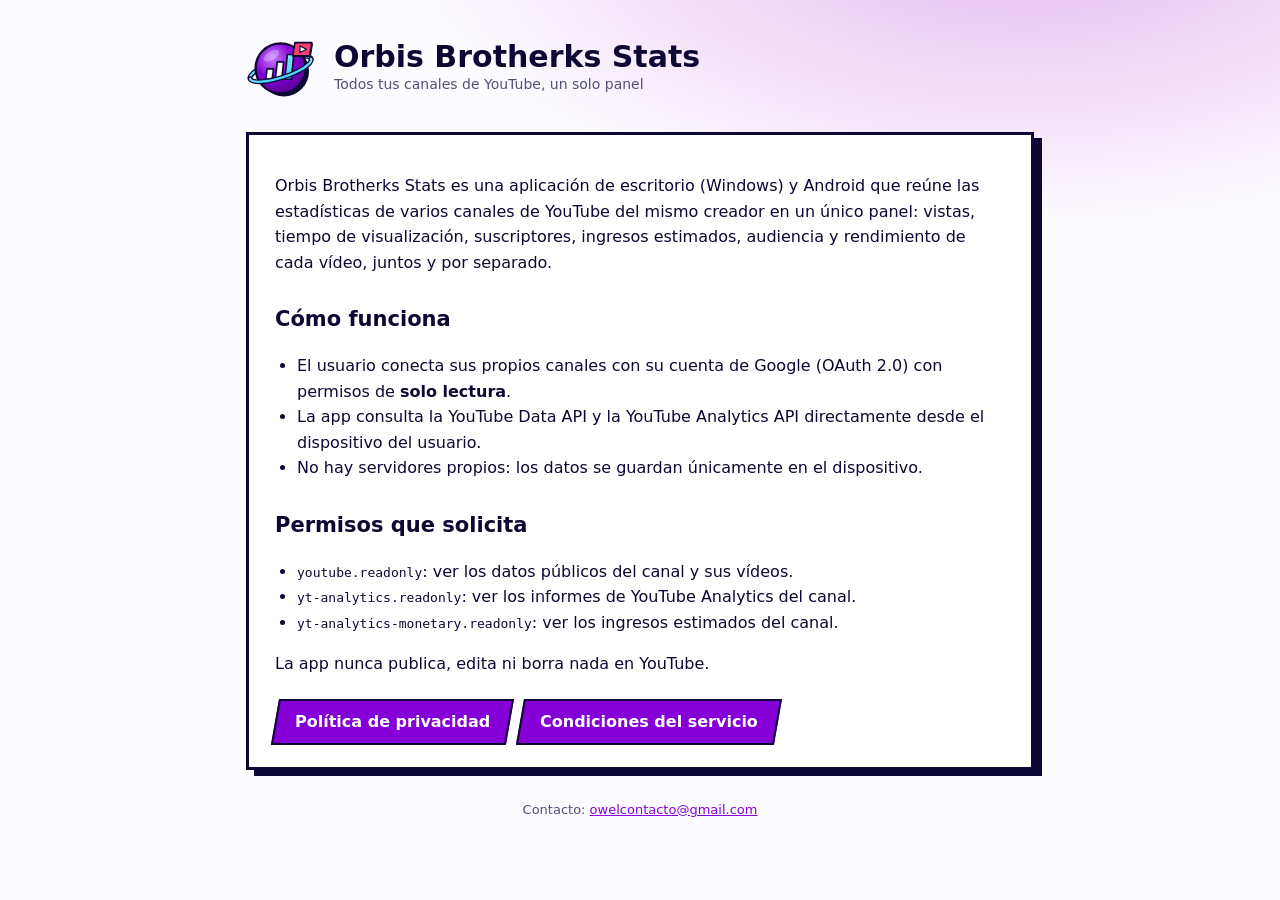
<file: index.html>
<!doctype html>
<html lang="es">
<head>
  <meta charset="utf-8">
  <meta name="viewport" content="width=device-width, initial-scale=1">
  <title>Orbis Brotherks Stats</title>
  <meta name="description" content="Estadísticas de todos tus canales de YouTube en un solo panel.">
  <link rel="icon" href="logo.svg">
  <link rel="stylesheet" href="style.css">
</head>
<body>
<main>
  <header>
    <img src="logo.svg" alt="Logo de Orbis Brotherks Stats">
    <div><h1>Orbis Brotherks Stats</h1><div class="muted">Todos tus canales de YouTube, un solo panel</div></div>
  </header>
  <div class="card">
    <p>Orbis Brotherks Stats es una aplicación de escritorio (Windows) y Android que reúne las estadísticas de varios canales de YouTube del mismo creador en un único panel: vistas, tiempo de visualización, suscriptores, ingresos estimados, audiencia y rendimiento de cada vídeo, juntos y por separado.</p>
    <h2>Cómo funciona</h2>
    <ul>
      <li>El usuario conecta sus propios canales con su cuenta de Google (OAuth 2.0) con permisos de <b>solo lectura</b>.</li>
      <li>La app consulta la YouTube Data API y la YouTube Analytics API directamente desde el dispositivo del usuario.</li>
      <li>No hay servidores propios: los datos se guardan únicamente en el dispositivo.</li>
    </ul>
    <h2>Permisos que solicita</h2>
    <ul>
      <li><code>youtube.readonly</code>: ver los datos públicos del canal y sus vídeos.</li>
      <li><code>yt-analytics.readonly</code>: ver los informes de YouTube Analytics del canal.</li>
      <li><code>yt-analytics-monetary.readonly</code>: ver los ingresos estimados del canal.</li>
    </ul>
    <p>La app nunca publica, edita ni borra nada en YouTube.</p>
    <nav>
      <a href="privacy.html"><span>Política de privacidad</span></a>
      <a href="terms.html"><span>Condiciones del servicio</span></a>
    </nav>
  </div>
  <footer>Contacto: <a href="mailto:owelcontacto@gmail.com">owelcontacto@gmail.com</a></footer>
</main>
</body>
</html>
</file>
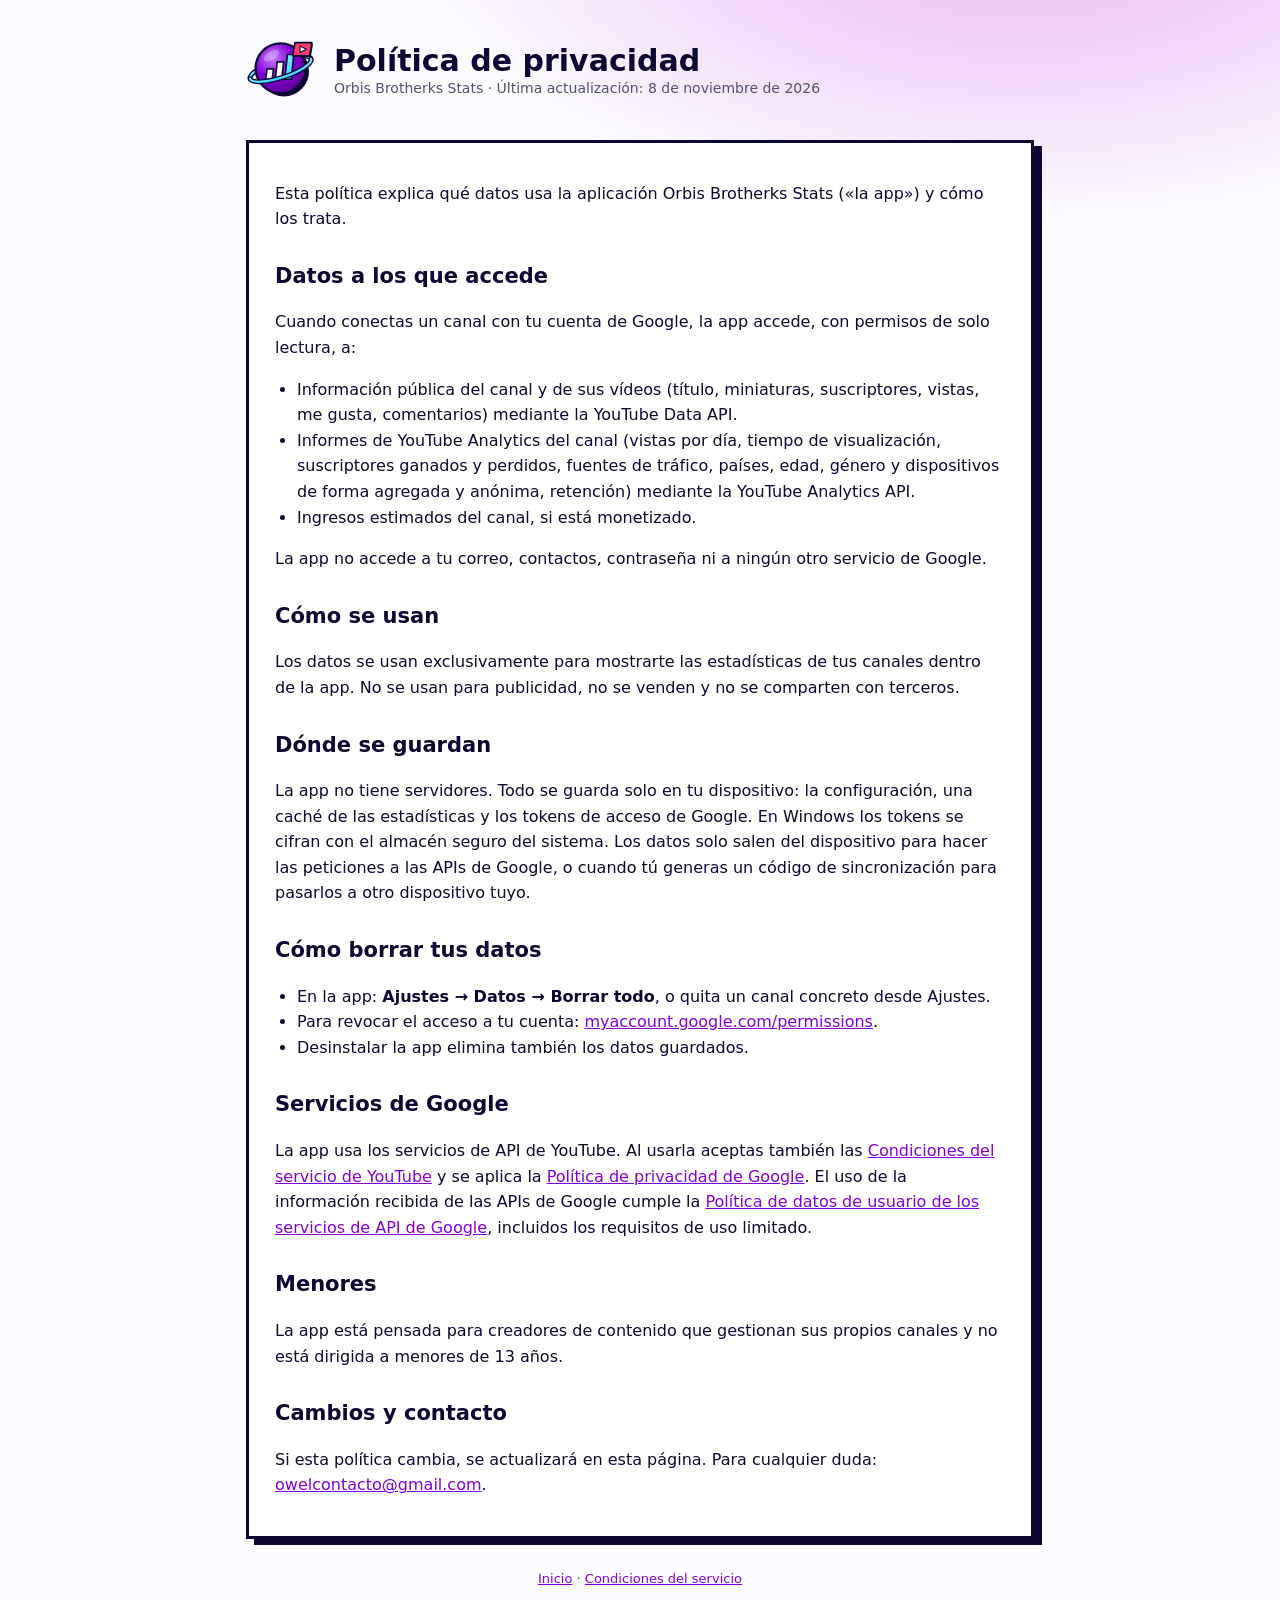
<file: privacy.html>
<!doctype html>
<html lang="es">
<head>
  <meta charset="utf-8">
  <meta name="viewport" content="width=device-width, initial-scale=1">
  <title>Política de privacidad · Orbis Brotherks Stats</title>
  <link rel="icon" href="logo.svg">
  <link rel="stylesheet" href="style.css">
</head>
<body>
<main>
  <header>
    <a href="./"><img src="logo.svg" alt="Orbis Brotherks Stats"></a>
    <div><h1>Política de privacidad</h1><div class="muted">Orbis Brotherks Stats · Última actualización: 8 de noviembre de 2026</div></div>
  </header>
  <div class="card">
    <p>Esta política explica qué datos usa la aplicación Orbis Brotherks Stats («la app») y cómo los trata.</p>

    <h2>Datos a los que accede</h2>
    <p>Cuando conectas un canal con tu cuenta de Google, la app accede, con permisos de solo lectura, a:</p>
    <ul>
      <li>Información pública del canal y de sus vídeos (título, miniaturas, suscriptores, vistas, me gusta, comentarios) mediante la YouTube Data API.</li>
      <li>Informes de YouTube Analytics del canal (vistas por día, tiempo de visualización, suscriptores ganados y perdidos, fuentes de tráfico, países, edad, género y dispositivos de forma agregada y anónima, retención) mediante la YouTube Analytics API.</li>
      <li>Ingresos estimados del canal, si está monetizado.</li>
    </ul>
    <p>La app no accede a tu correo, contactos, contraseña ni a ningún otro servicio de Google.</p>

    <h2>Cómo se usan</h2>
    <p>Los datos se usan exclusivamente para mostrarte las estadísticas de tus canales dentro de la app. No se usan para publicidad, no se venden y no se comparten con terceros.</p>

    <h2>Dónde se guardan</h2>
    <p>La app no tiene servidores. Todo se guarda solo en tu dispositivo: la configuración, una caché de las estadísticas y los tokens de acceso de Google. En Windows los tokens se cifran con el almacén seguro del sistema. Los datos solo salen del dispositivo para hacer las peticiones a las APIs de Google, o cuando tú generas un código de sincronización para pasarlos a otro dispositivo tuyo.</p>

    <h2>Cómo borrar tus datos</h2>
    <ul>
      <li>En la app: <b>Ajustes → Datos → Borrar todo</b>, o quita un canal concreto desde Ajustes.</li>
      <li>Para revocar el acceso a tu cuenta: <a href="https://myaccount.google.com/permissions">myaccount.google.com/permissions</a>.</li>
      <li>Desinstalar la app elimina también los datos guardados.</li>
    </ul>

    <h2>Servicios de Google</h2>
    <p>La app usa los servicios de API de YouTube. Al usarla aceptas también las <a href="https://www.youtube.com/t/terms">Condiciones del servicio de YouTube</a> y se aplica la <a href="https://policies.google.com/privacy">Política de privacidad de Google</a>. El uso de la información recibida de las APIs de Google cumple la <a href="https://developers.google.com/terms/api-services-user-data-policy">Política de datos de usuario de los servicios de API de Google</a>, incluidos los requisitos de uso limitado.</p>

    <h2>Menores</h2>
    <p>La app está pensada para creadores de contenido que gestionan sus propios canales y no está dirigida a menores de 13 años.</p>

    <h2>Cambios y contacto</h2>
    <p>Si esta política cambia, se actualizará en esta página. Para cualquier duda: <a href="mailto:owelcontacto@gmail.com">owelcontacto@gmail.com</a>.</p>
  </div>
  <footer><a href="./">Inicio</a> · <a href="terms.html">Condiciones del servicio</a></footer>
</main>
</body>
</html>
</file>
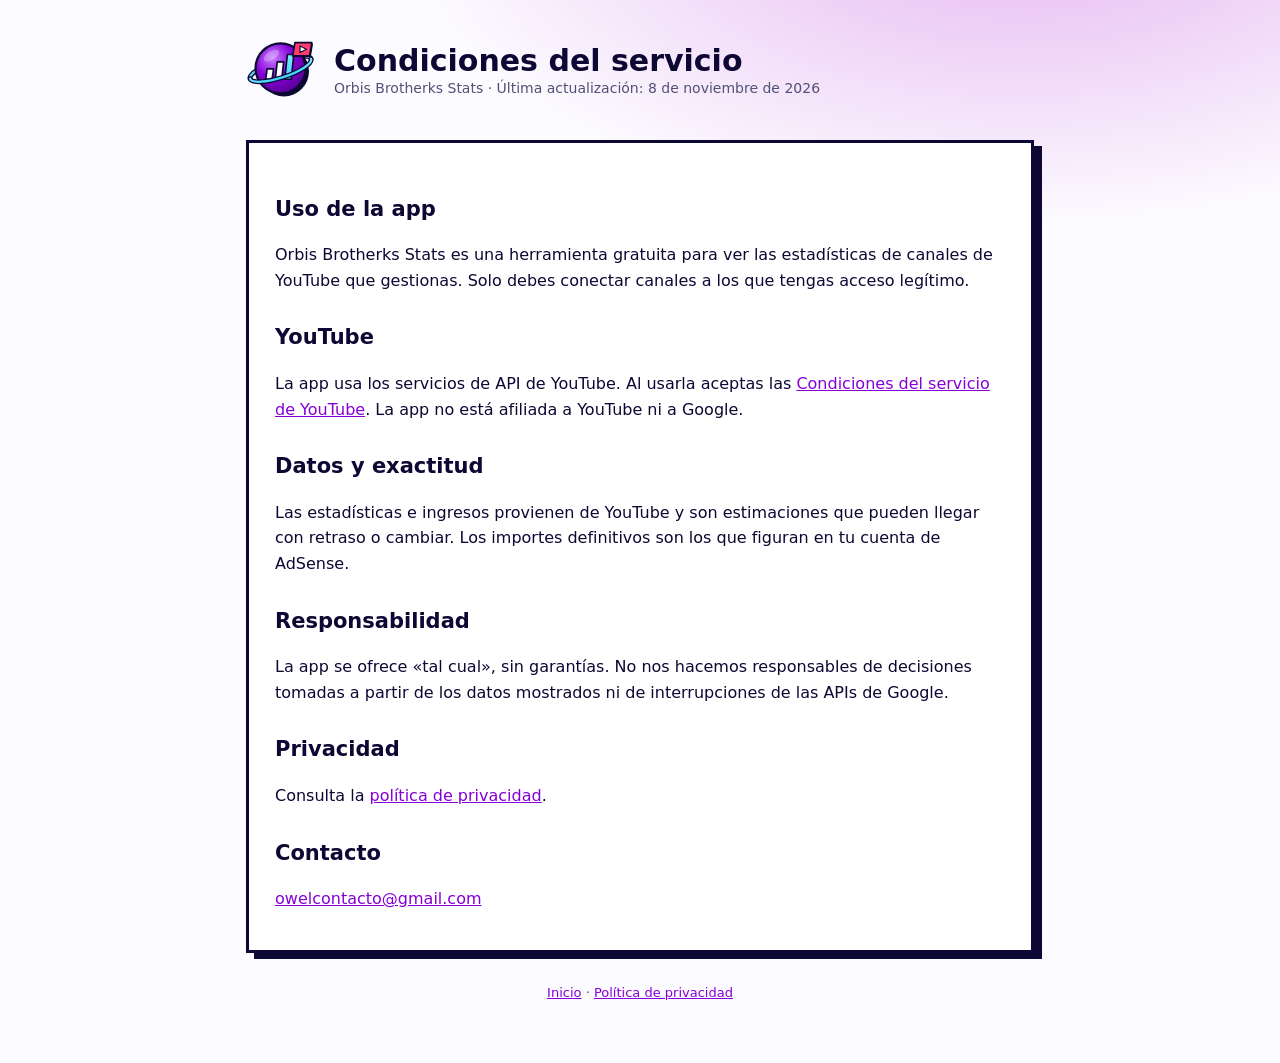
<file: terms.html>
<!doctype html>
<html lang="es">
<head>
  <meta charset="utf-8">
  <meta name="viewport" content="width=device-width, initial-scale=1">
  <title>Condiciones del servicio · Orbis Brotherks Stats</title>
  <link rel="icon" href="logo.svg">
  <link rel="stylesheet" href="style.css">
</head>
<body>
<main>
  <header>
    <a href="./"><img src="logo.svg" alt="Orbis Brotherks Stats"></a>
    <div><h1>Condiciones del servicio</h1><div class="muted">Orbis Brotherks Stats · Última actualización: 8 de noviembre de 2026</div></div>
  </header>
  <div class="card">
    <h2>Uso de la app</h2>
    <p>Orbis Brotherks Stats es una herramienta gratuita para ver las estadísticas de canales de YouTube que gestionas. Solo debes conectar canales a los que tengas acceso legítimo.</p>
    <h2>YouTube</h2>
    <p>La app usa los servicios de API de YouTube. Al usarla aceptas las <a href="https://www.youtube.com/t/terms">Condiciones del servicio de YouTube</a>. La app no está afiliada a YouTube ni a Google.</p>
    <h2>Datos y exactitud</h2>
    <p>Las estadísticas e ingresos provienen de YouTube y son estimaciones que pueden llegar con retraso o cambiar. Los importes definitivos son los que figuran en tu cuenta de AdSense.</p>
    <h2>Responsabilidad</h2>
    <p>La app se ofrece «tal cual», sin garantías. No nos hacemos responsables de decisiones tomadas a partir de los datos mostrados ni de interrupciones de las APIs de Google.</p>
    <h2>Privacidad</h2>
    <p>Consulta la <a href="privacy.html">política de privacidad</a>.</p>
    <h2>Contacto</h2>
    <p><a href="mailto:owelcontacto@gmail.com">owelcontacto@gmail.com</a></p>
  </div>
  <footer><a href="./">Inicio</a> · <a href="privacy.html">Política de privacidad</a></footer>
</main>
</body>
</html>
</file>
<file: style.css>
:root { --ink: #0d0833; --purple: #8500d7; --cyan: #42d6ff; --bg: #fcfbff; --face: #fff; --muted: #525176; --outline: #0d0833; color-scheme: light; }
@media (prefers-color-scheme: dark) { :root { --bg: #07060c; --face: #17151e; --ink: #f4f1ff; --muted: #abacc1; --outline: #4a4458; color-scheme: dark; } }
* { box-sizing: border-box; }
body { margin: 0; font-family: system-ui, 'Segoe UI', sans-serif; background: var(--bg); color: var(--ink); line-height: 1.6;
  background-image: radial-gradient(ellipse 70% 50% at 80% -10%, rgba(170, 0, 204, .28), transparent 70%); background-attachment: fixed; }
main { max-width: 820px; margin: 0 auto; padding: 32px 16px 60px; }
header { display: flex; align-items: center; gap: 16px; margin-bottom: 28px; flex-wrap: wrap; }
header img { width: 72px; height: 72px; }
header a { color: inherit; text-decoration: none; }
h1 { margin: 0; font-size: 30px; line-height: 1.1; font-weight: 900; }
h2 { font-size: 21px; margin: 28px 0 8px; }
.card { background: var(--face); border: 3px solid var(--outline); box-shadow: 8px 6px 0 var(--outline); padding: 22px 26px; }
nav { display: flex; gap: 10px; flex-wrap: wrap; margin-top: 22px; }
nav a { display: inline-block; padding: 8px 18px; background: var(--purple); color: #fff; font-weight: 700; text-decoration: none; transform: skewX(-10deg); border: 2px solid var(--outline); }
nav a span { display: inline-block; transform: skewX(10deg); }
a { color: var(--purple); }
@media (prefers-color-scheme: dark) { a { color: #c77dff; } }
.muted { color: var(--muted); font-size: 14px; }
ul { padding-left: 22px; }
footer { margin-top: 30px; font-size: 13px; color: var(--muted); text-align: center; }
</file>
